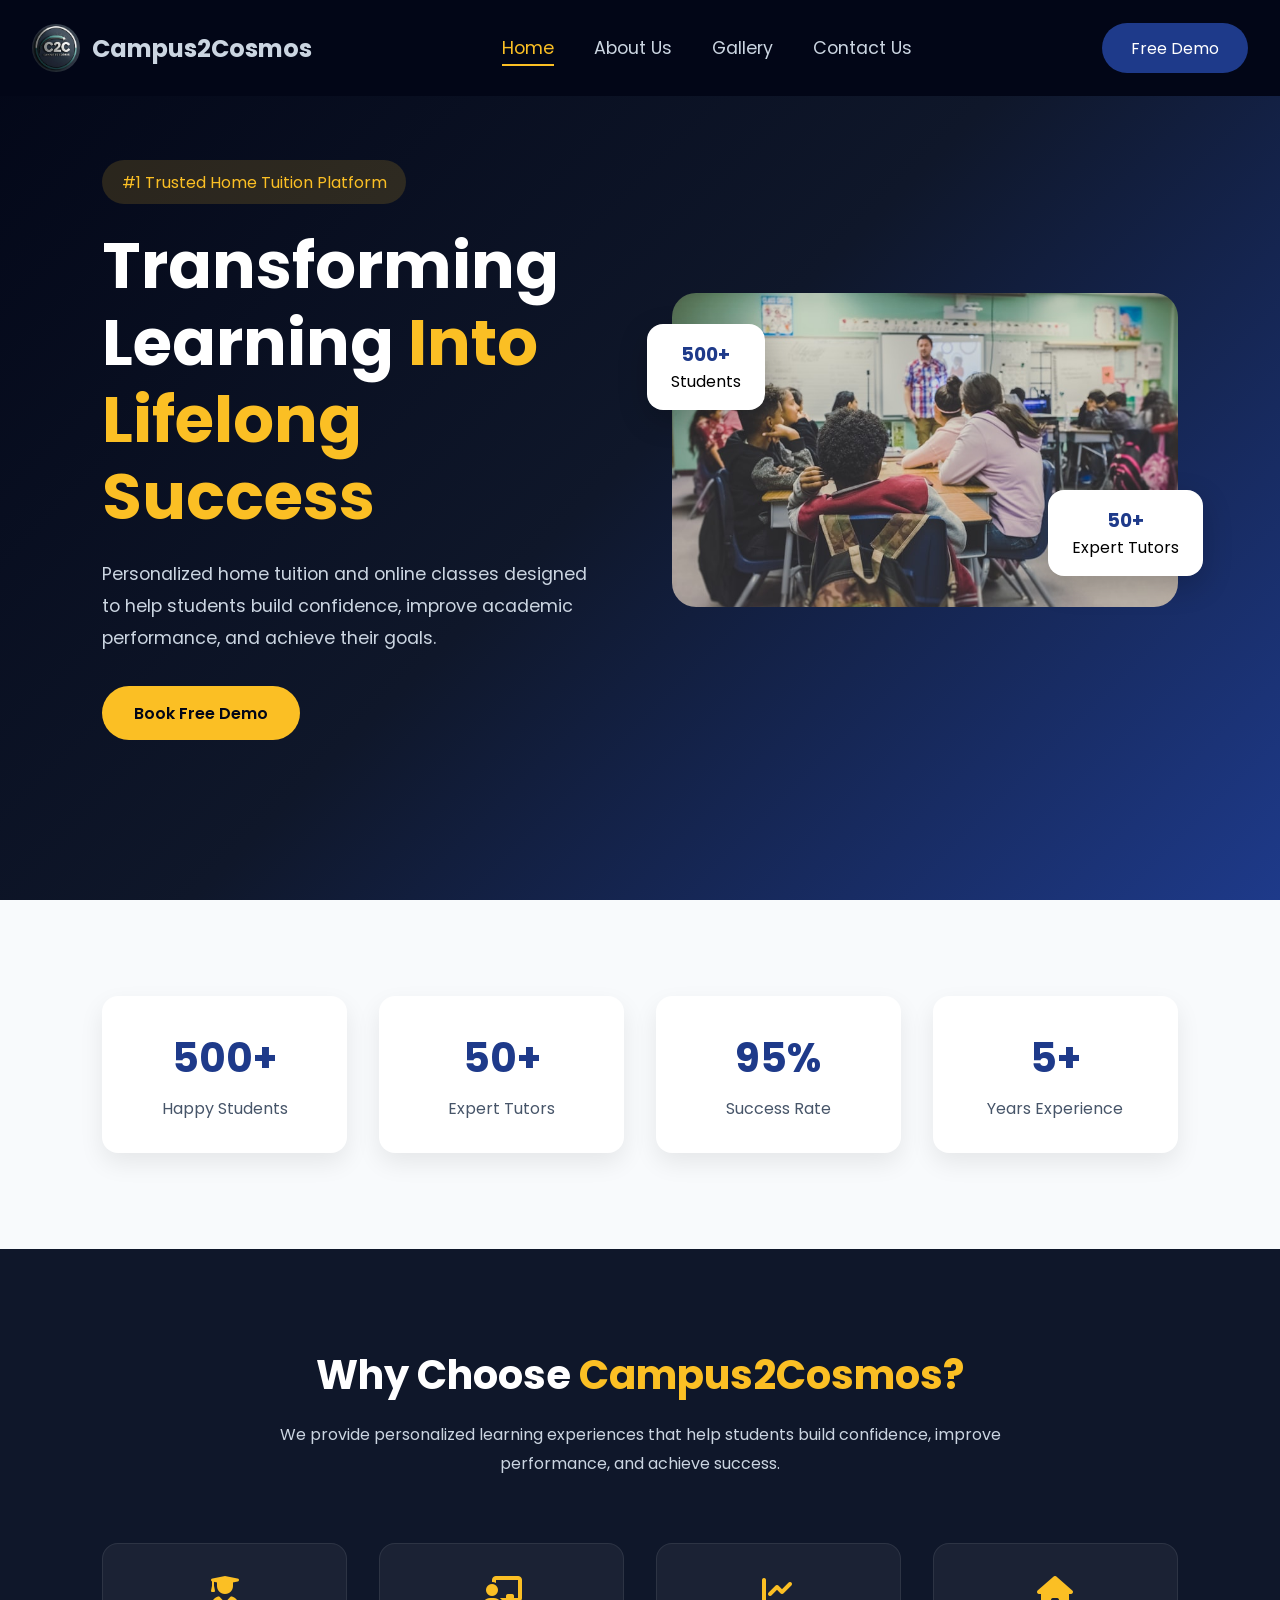
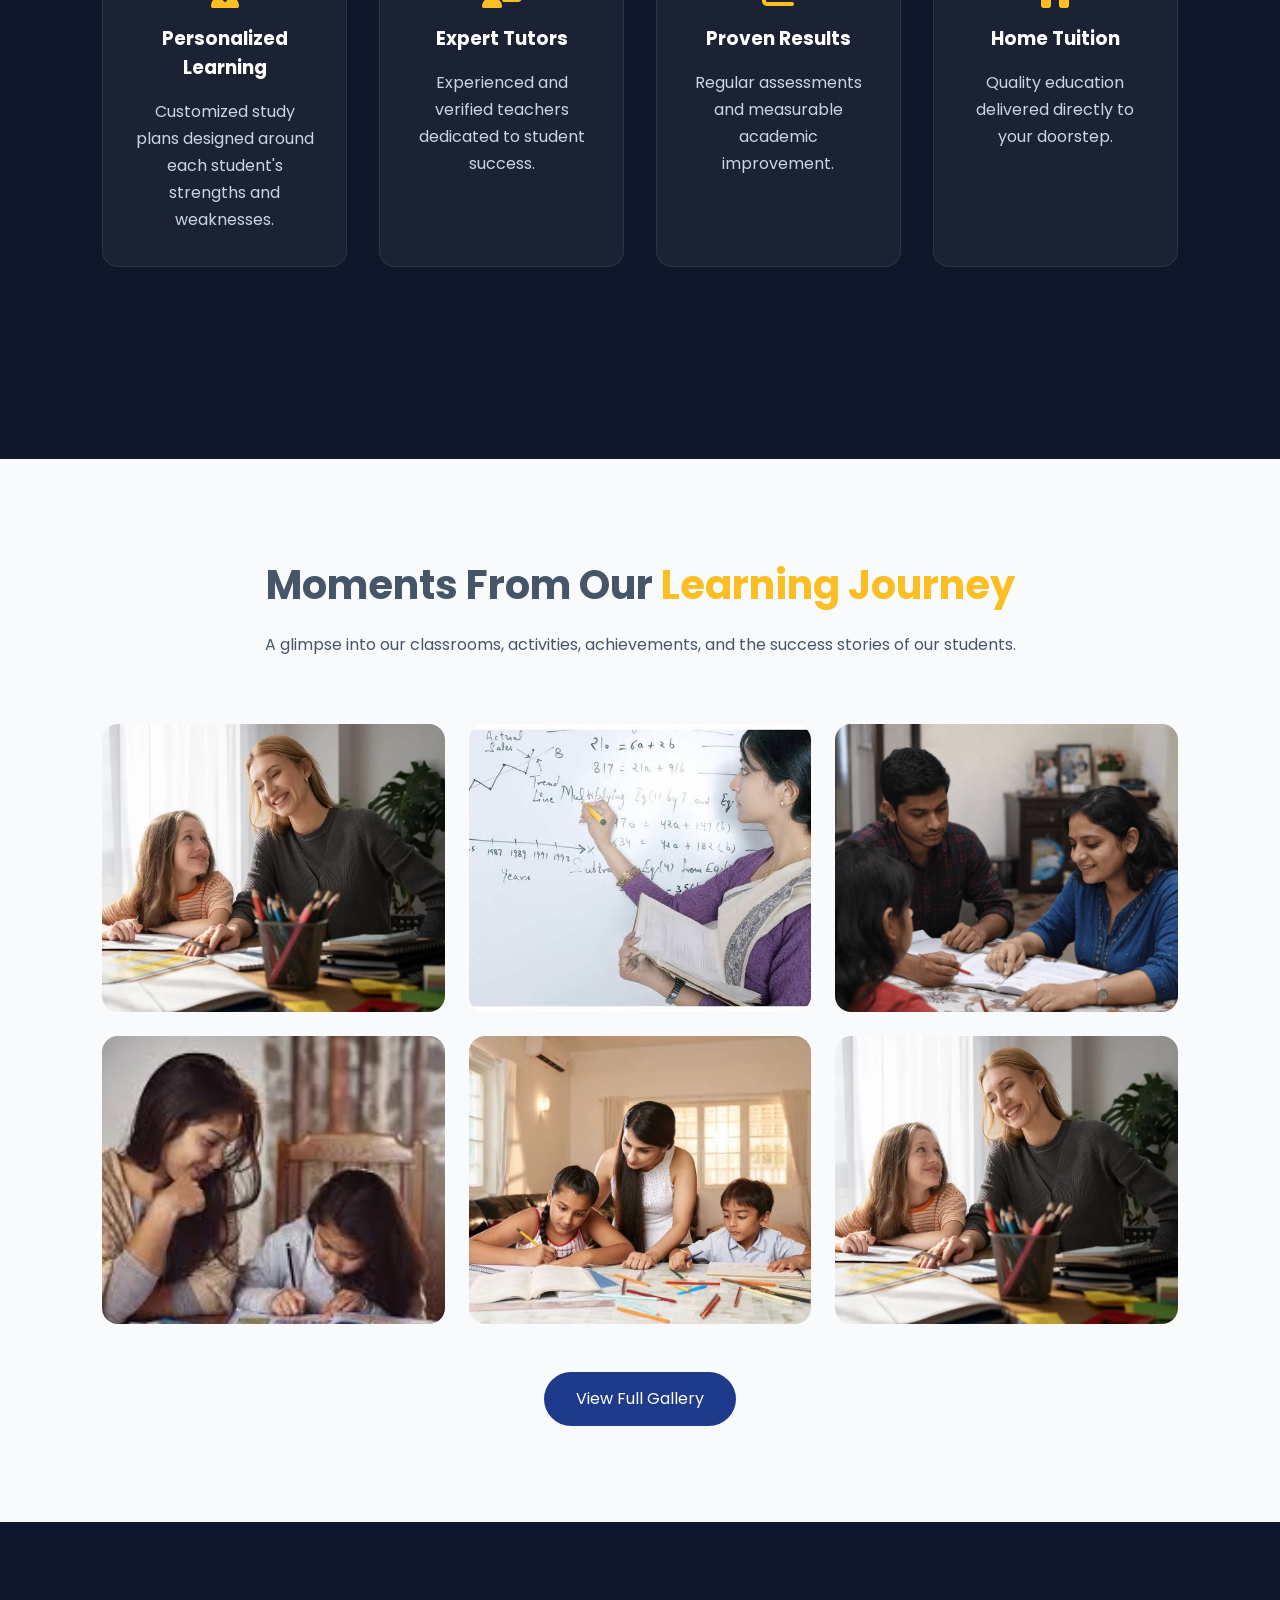
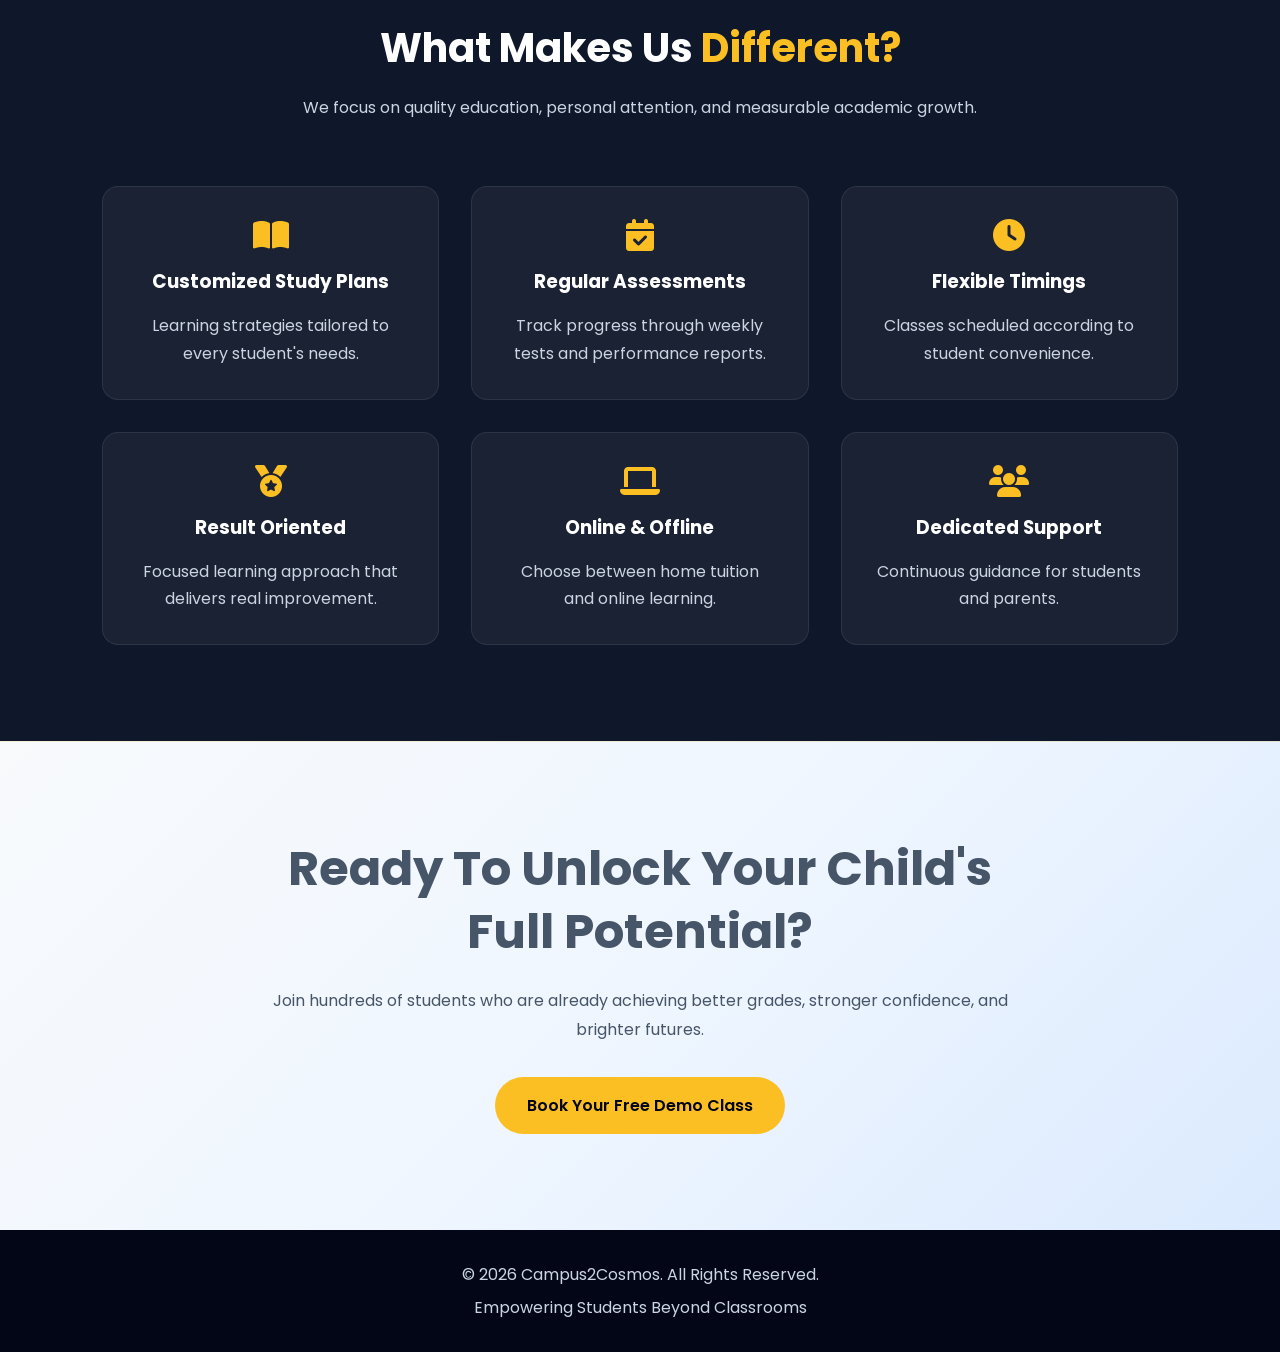
<file: index.html>
<!doctype html>
<html lang="en">
  <head>
    <meta charset="UTF-8" />
    <meta name="viewport" content="width=device-width, initial-scale=1.0" />
    <meta
      name="description"
      content="Campus2Cosmos provides personalized home tuition and online classes for students from Class 1 to 10."
    />
    <title>Campus2Cosmos-home</title>
    <link rel="preconnect" href="https://fonts.googleapis.com" />
    <link rel="preconnect" href="https://fonts.gstatic.com" crossorigin />
    <link
      rel="stylesheet"
      href="https://cdnjs.cloudflare.com/ajax/libs/font-awesome/6.7.2/css/all.min.css"
    />
    <link
      href="https://fonts.googleapis.com/css2?family=Poppins:ital,wght@0,100;0,200;0,300;0,400;0,500;0,600;0,700;0,800;0,900;1,100;1,200;1,300;1,400;1,500;1,600;1,700;1,800;1,900& display=swap"
      rel="stylesheet"
    />
    <link rel="stylesheet" href="global.css" />
    <link rel="stylesheet" href="home.css" />
  </head>
  <body>
    <!-- NAVIGATION BAR -->
    <header>
      <nav class="nav-top">
        <div class="nav-top-left">
          <img
            src="assets/c2c.jpeg"
            alt="Campus2Cosmos logo showing stylized text and icon representing education"
            class="logo"
          />
          <span>Campus2Cosmos</span>
        </div>

        <div class="nav-top-middle">
          <a href="index.html" class="nav-link">Home</a>
          <a href="about.html" class="nav-link">About Us</a>
          <a href="gallery.html" class="nav-link">Gallery</a>
          <a href="contact.html" class="nav-link">Contact Us</a>
        </div>

        <div class="menu">
          <i class="fa-solid fa-bars"></i>
        </div>

        <div class="nav-top-right">
          <a href="contact.html#inquiry-form">Free Demo</a>
        </div>
      </nav>
    </header>

    <!-- MAIN SECTION -->
    <main>
      <!-- Hero Section -->
      <section class="hero">
        <div class="hero-left">
          <span class="hero-tag">#1 Trusted Home Tuition Platform</span>

          <h1>
            Transforming Learning
            <span>Into Lifelong Success</span>
          </h1>

          <p>
            Personalized home tuition and online classes designed to help
            students build confidence, improve academic performance, and achieve
            their goals.
          </p>

          <div class="hero-btns">
            <a href="contact.html#inquiry-form" class="btn-primary"
              >Book Free Demo</a
            >
          </div>
        </div>

        <div class="hero-right">
          <img src="assets/home-her-image.jpg" alt="Student learning" />

          <div class="floating-card card-1">
            <h3>500+</h3>
            <p>Students</p>
          </div>

          <div class="floating-card card-2">
            <h3>50+</h3>
            <p>Expert Tutors</p>
          </div>
        </div>
      </section>

      <!-- Stats Section -->
      <section class="stats">
        <article class="stat-card">
          <h2>500+</h2>
          <p>Happy Students</p>
        </article>

        <article class="stat-card">
          <h2>50+</h2>
          <p>Expert Tutors</p>
        </article>

        <article class="stat-card">
          <h2>95%</h2>
          <p>Success Rate</p>
        </article>

        <article class="stat-card">
          <h2>5+</h2>
          <p>Years Experience</p>
        </article>
      </section>

      <!-- Why Us Section -->
      <section class="why-us">
        <div class="section-heading">
          <h2>Why Choose <span>Campus2Cosmos?</span></h2>
          <p>
            We provide personalized learning experiences that help students
            build confidence, improve performance, and achieve success.
          </p>
        </div>

        <div class="why-us-container">
          <article class="why-card">
            <i class="fa-solid fa-user-graduate"></i>
            <h3>Personalized Learning</h3>
            <p>
              Customized study plans designed around each student's strengths
              and weaknesses.
            </p>
          </article>

          <article class="why-card">
            <i class="fa-solid fa-chalkboard-user"></i>
            <h3>Expert Tutors</h3>
            <p>
              Experienced and verified teachers dedicated to student success.
            </p>
          </article>

          <article class="why-card">
            <i class="fa-solid fa-chart-line"></i>
            <h3>Proven Results</h3>
            <p>Regular assessments and measurable academic improvement.</p>
          </article>

          <article class="why-card">
            <i class="fa-solid fa-house"></i>
            <h3>Home Tuition</h3>
            <p>Quality education delivered directly to your doorstep.</p>
          </article>
        </div>
      </section>

      <!-- Gallery Preview Section -->
      <section class="gallery-preview">
        <div class="section-heading">
          <h2>Moments From Our <span>Learning Journey</span></h2>
          <p>
            A glimpse into our classrooms, activities, achievements, and the
            success stories of our students.
          </p>
        </div>

        <div class="gallery-grid">
          <img
            src="assets/img1.webp"
            alt="Students learning"
          />
          <img
            src="assets/img2.jpg"
            alt="Classroom session"
          />
          <img
            src="assets/img3.png"
            alt="Home tuition"
          />
          <img
            src="assets/img4.jpg"
            alt="Student achievement"
          />
          <img
            src="assets/img5.webp"
            alt="Teacher guidance"
          />
          <img
            src="assets/img6.webp"
            alt="Learning activity"
          />
        </div>

        <div class="gallery-btn">
          <a href="gallery.html">View Full Gallery</a>
        </div>
      </section>

      <!-- Features Section -->
      <section class="features">
        <div class="section-heading">
          <h2>What Makes Us <span>Different?</span></h2>
          <p>
            We focus on quality education, personal attention, and measurable
            academic growth.
          </p>
        </div>

        <div class="features-container">
          <article class="feature-card">
            <i class="fa-solid fa-book-open"></i>
            <h3>Customized Study Plans</h3>
            <p>Learning strategies tailored to every student's needs.</p>
          </article>

          <article class="feature-card">
            <i class="fa-solid fa-calendar-check"></i>
            <h3>Regular Assessments</h3>
            <p>Track progress through weekly tests and performance reports.</p>
          </article>

          <article class="feature-card">
            <i class="fa-solid fa-clock"></i>
            <h3>Flexible Timings</h3>
            <p>Classes scheduled according to student convenience.</p>
          </article>

          <article class="feature-card">
            <i class="fa-solid fa-medal"></i>
            <h3>Result Oriented</h3>
            <p>Focused learning approach that delivers real improvement.</p>
          </article>

          <article class="feature-card">
            <i class="fa-solid fa-laptop"></i>
            <h3>Online & Offline</h3>
            <p>Choose between home tuition and online learning.</p>
          </article>

          <article class="feature-card">
            <i class="fa-solid fa-users"></i>
            <h3>Dedicated Support</h3>
            <p>Continuous guidance for students and parents.</p>
          </article>
        </div>
      </section>

      <!-- CTA Section -->
      <section class="cta">
        <div class="cta-content">
          <h2>Ready To Unlock Your Child's Full Potential?</h2>
          <p>
            Join hundreds of students who are already achieving better grades,
            stronger confidence, and brighter futures.
          </p>

          <a href="contact.html#inquiry-form" class="cta-btn">
            Book Your Free Demo Class
          </a>
        </div>
      </section>
    </main>

    <!-- Footer section _________________ -->
    <footer class="footer">
      <p>© 2026 Campus2Cosmos. All Rights Reserved.</p>
      <p>Empowering Students Beyond Classrooms</p>
    </footer>

    <script src="script.js"></script>
  </body>
</html>
</file>
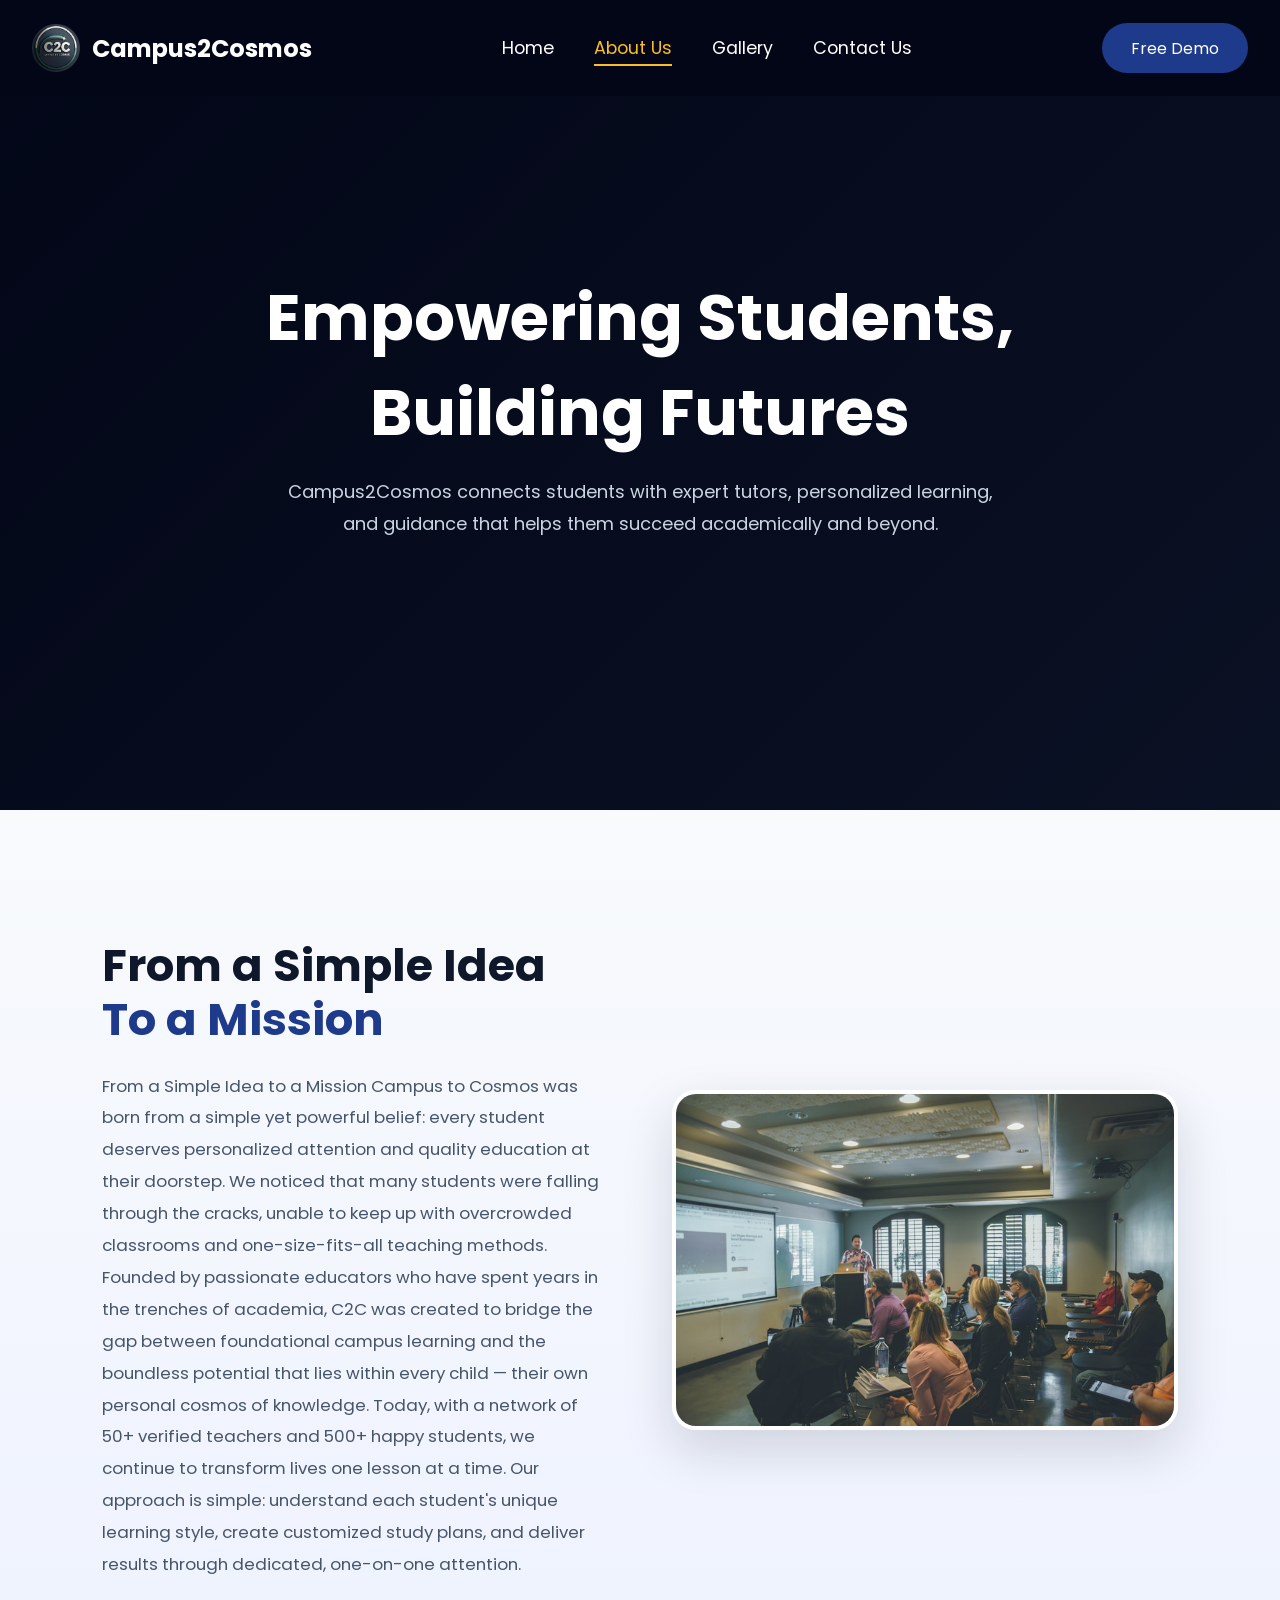
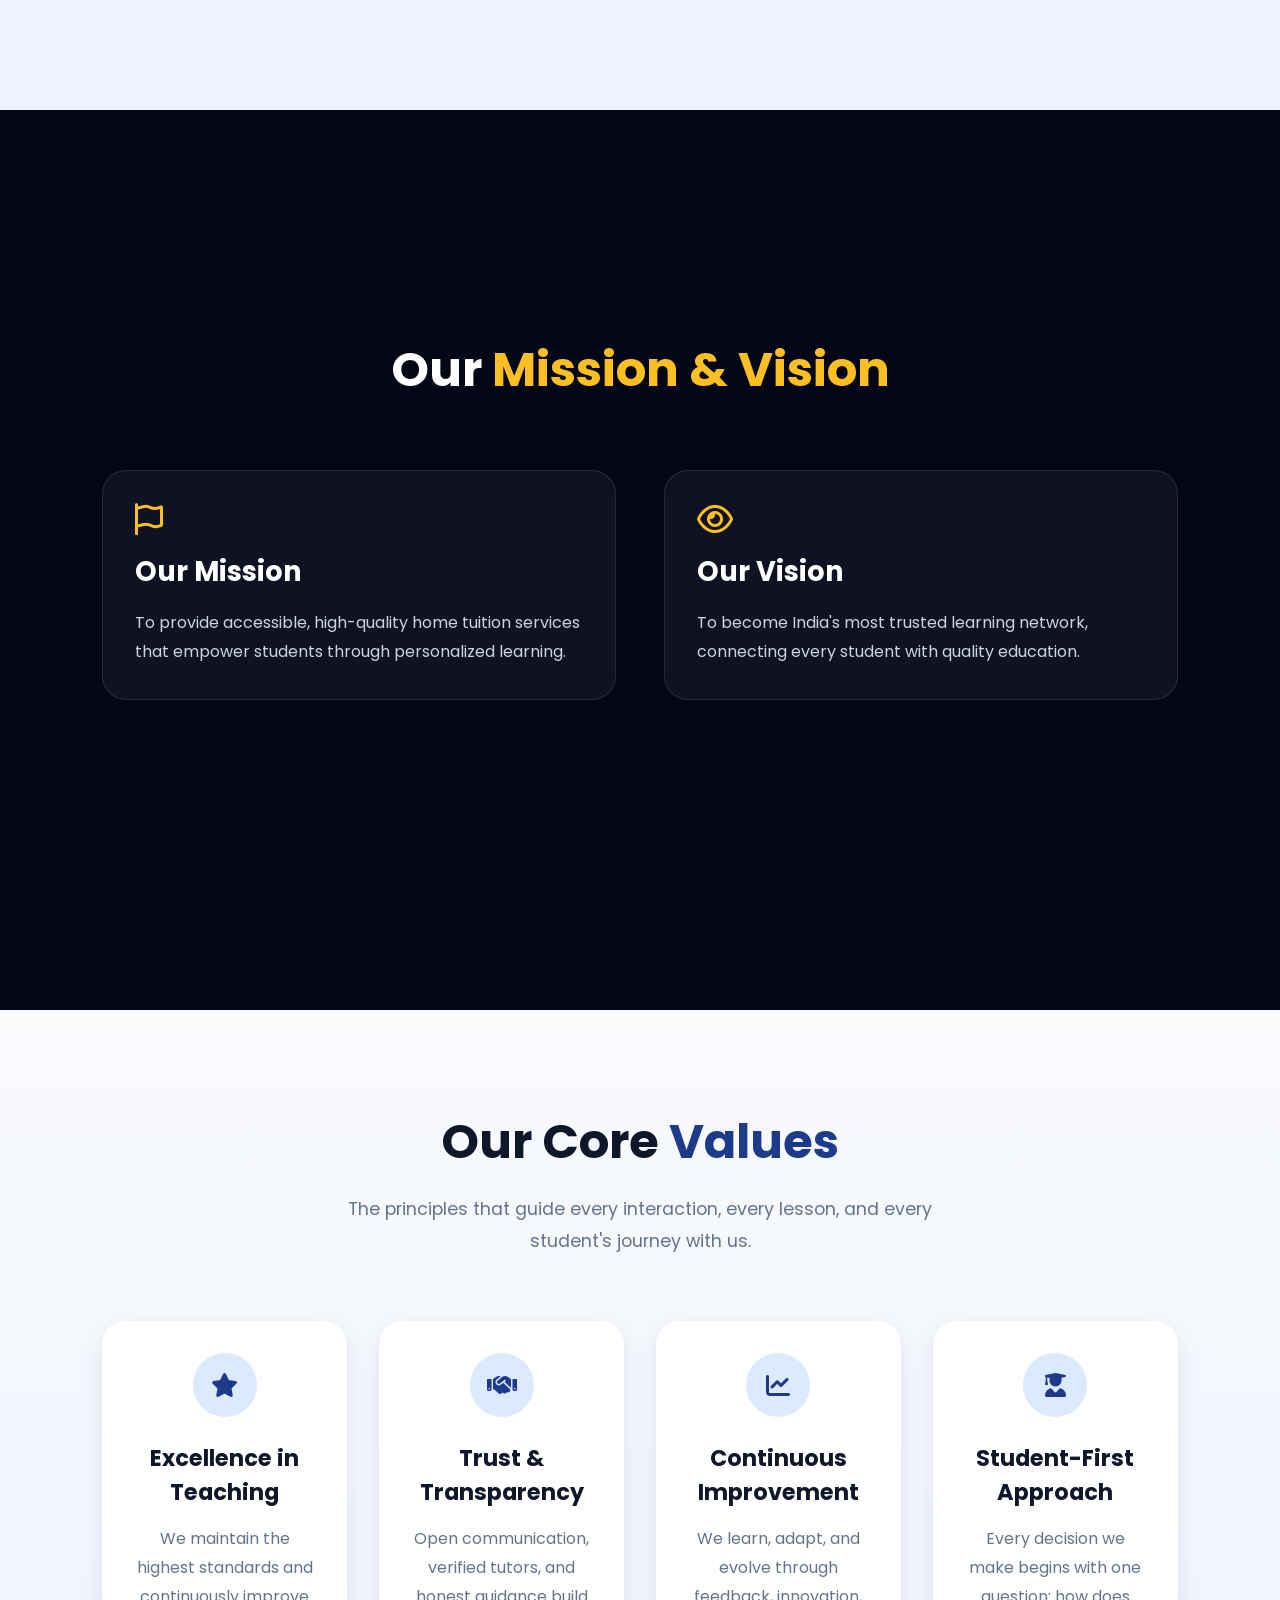
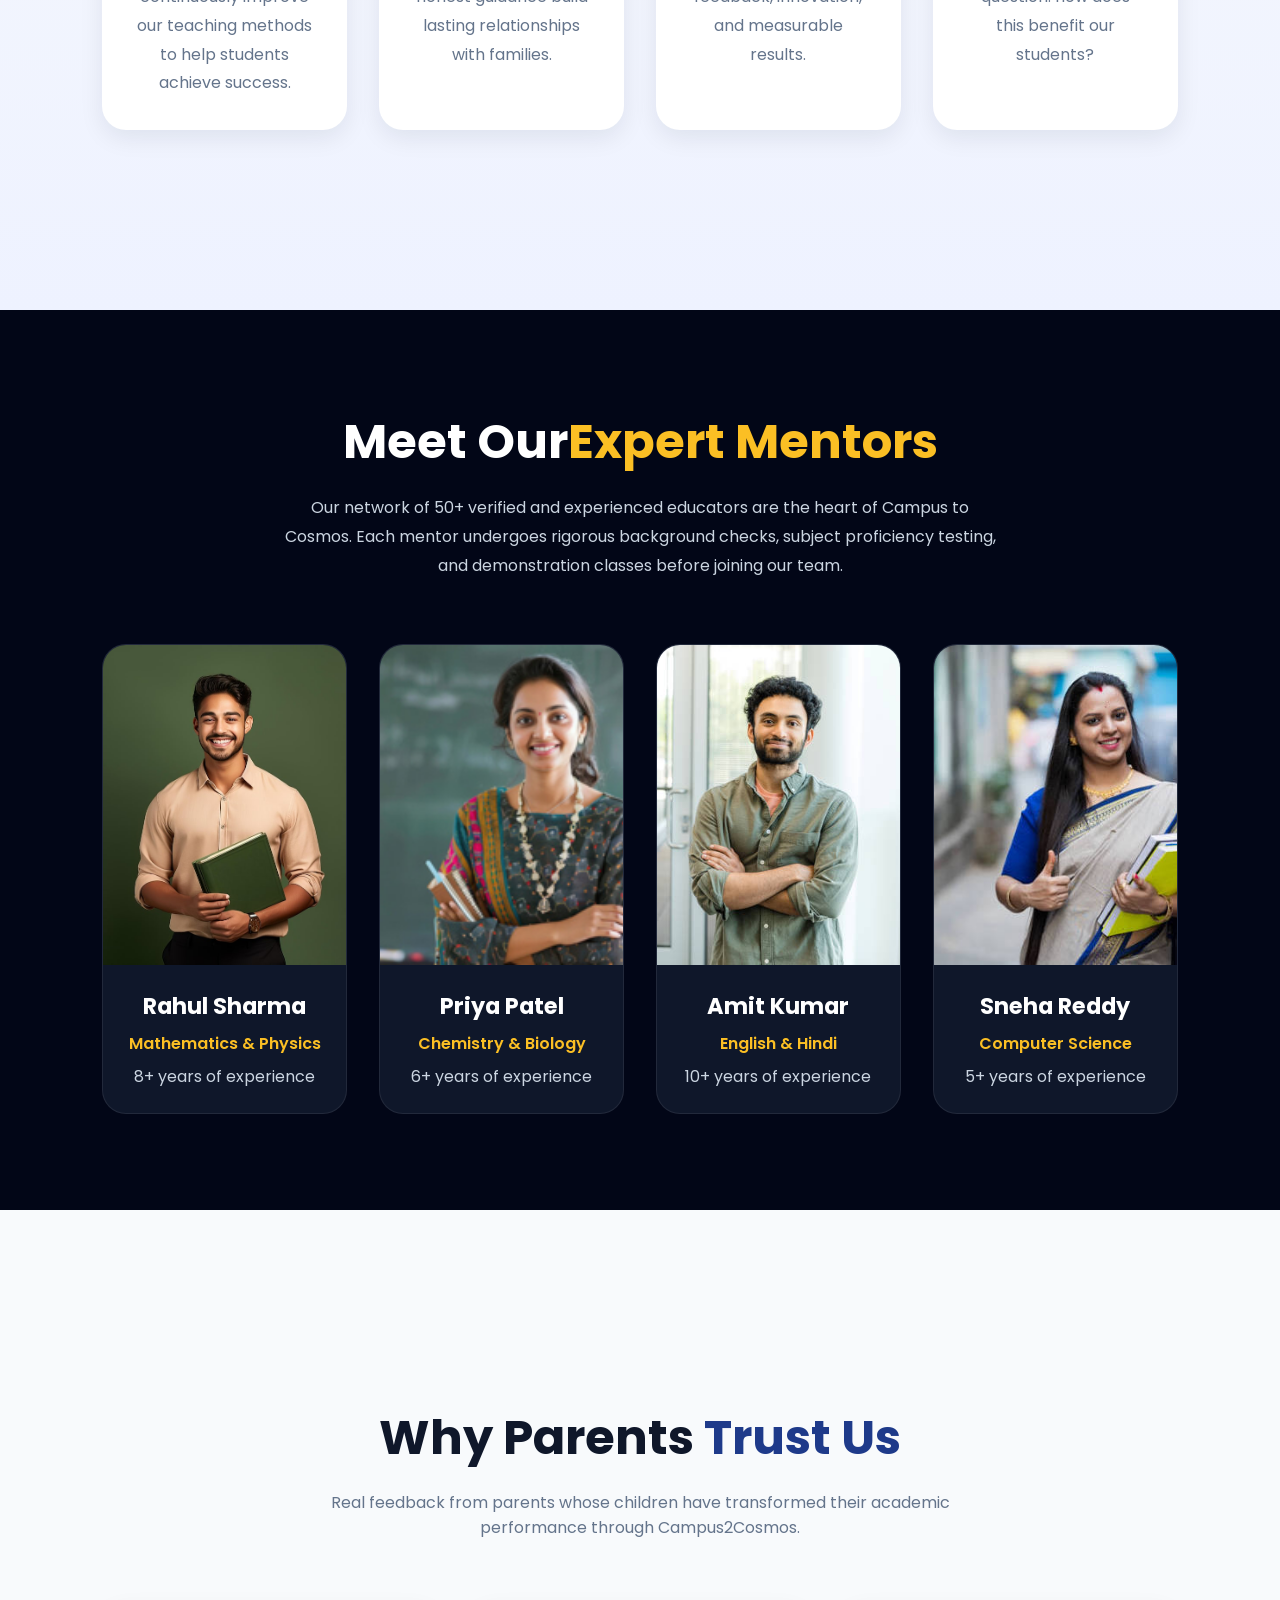
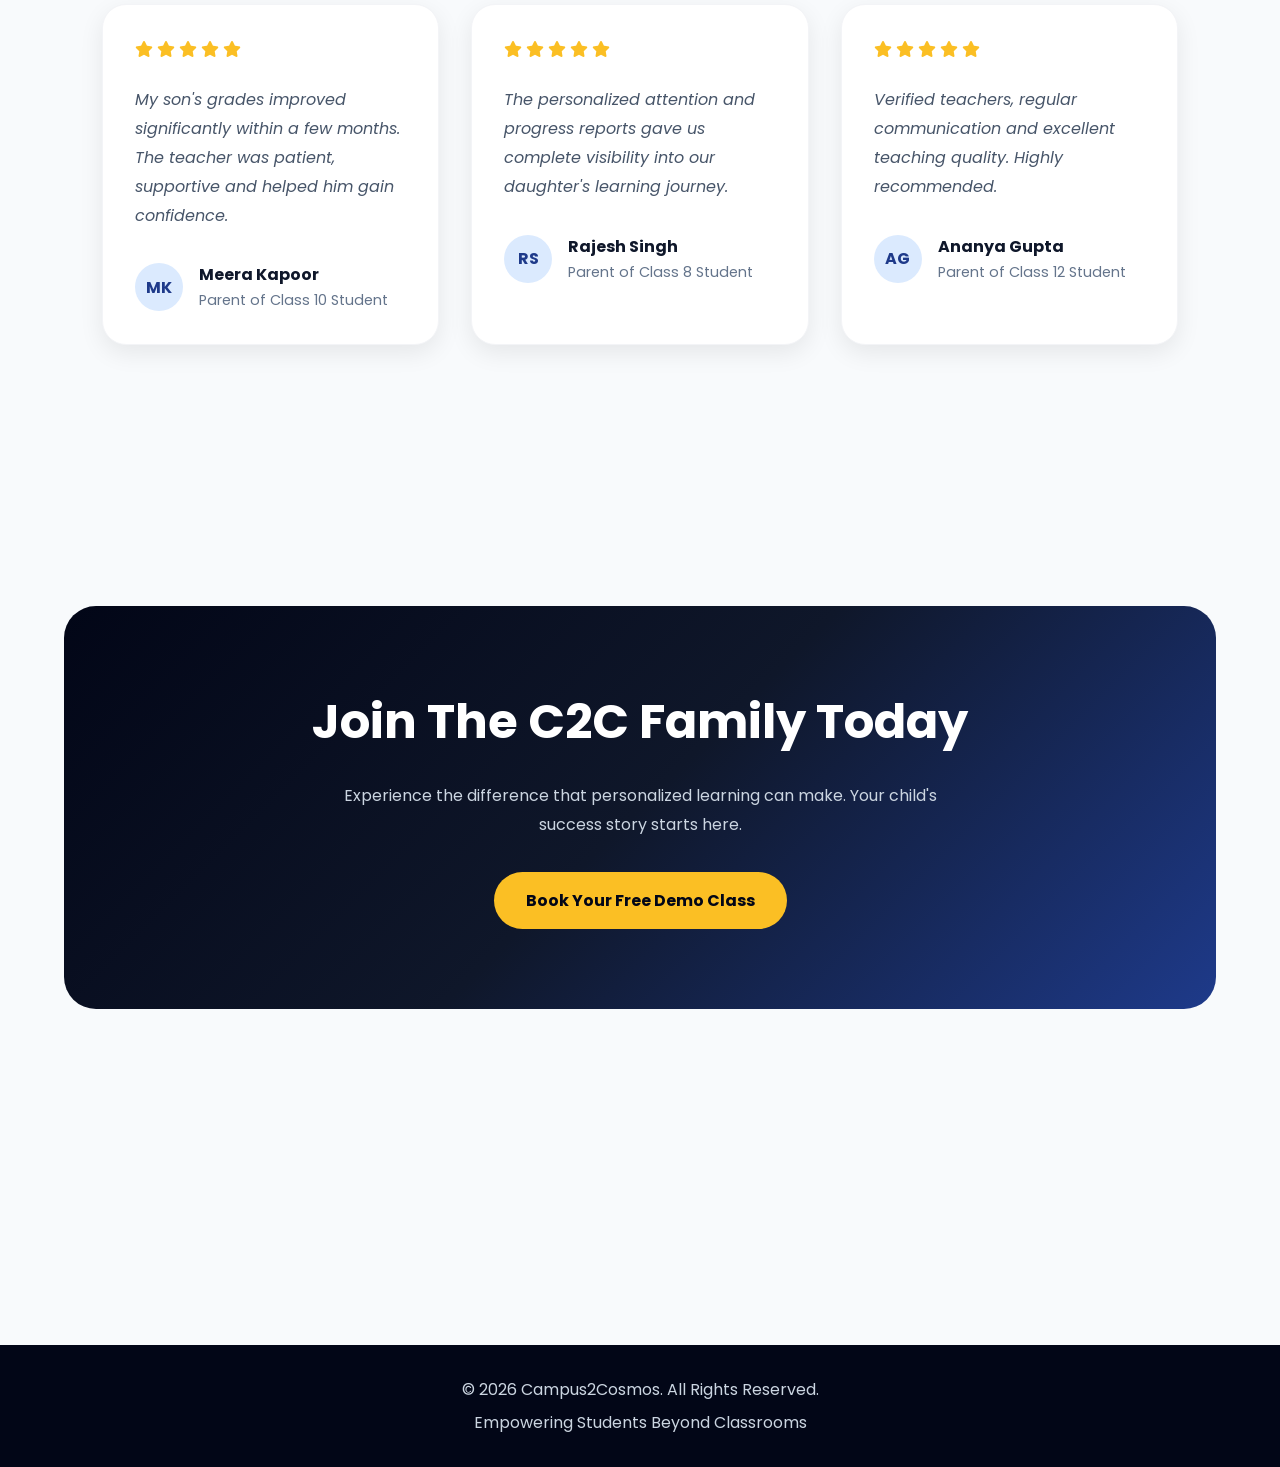
<file: about.html>
<!doctype html>
<html lang="en">
  <head>
    <meta charset="UTF-8" />
    <meta name="viewport" content="width=device-width, initial-scale=1.0" />
    <meta
      name="description"
      content="Campus2Cosmos provides personalized home tuition and online classes for students from Class 1 to 10."
    />
    <title>Campus2Cosmos-About</title>
    <link rel="preconnect" href="https://fonts.googleapis.com" />
    <link rel="preconnect" href="https://fonts.gstatic.com" crossorigin />
    <link
      rel="stylesheet"
      href="https://cdnjs.cloudflare.com/ajax/libs/font-awesome/6.7.2/css/all.min.css"
    />
    <link
      href="https://fonts.googleapis.com/css2?family=Poppins:ital,wght@0,100;0,200;0,300;0,400;0,500;0,600;0,700;0,800;0,900;1,100;1,200;1,300;1,400;1,500;1,600;1,700;1,800;1,900& display=swap"
      rel="stylesheet"
    />
    <link rel="stylesheet" href="global.css" />
    <link rel="stylesheet" href="about.css" />
  </head>
  <body>
    <!-- Building Navigation Bar  -->
    <header>
      <nav class="nav-top">
        <div class="nav-top-left">
          <img
            src="c2c.jpeg"
            alt="Campus2Cosmos logo showing stylized text and icon representing education"
            class="logo"
          />
          <span>Campus2Cosmos</span>
        </div>

        <div class="nav-top-middle">
          <a href="index.html" class="nav-link">Home</a>
          <a href="about.html" class="nav-link">About Us</a>
          <a href="gallery.html" class="nav-link">Gallery</a>
          <a href="contact.html" class="nav-link">Contact Us</a>
        </div>

        <div class="menu">
          <i class="fa-solid fa-bars"></i>
        </div>

        <div class="nav-top-right">
          <a href="#">Free Demo</a>
        </div>
      </nav>
    </header>

    <main class="about">
      <!-- Section 1: Hero  -->
      <section class="about-hero">
        <h1>
          Empowering Students,
          <br />
          Building Futures
        </h1>
        <p>
          Campus2Cosmos connects students with expert tutors, personalized
          learning, and guidance that helps them succeed academically and
          beyond.
        </p>
      </section>

      <!-- Section 2: Story  -->
      <section class="about-story">
        <div class="about-story-left">
          <h2>
            From a Simple Idea<br />
            <span>To a Mission</span>
          </h2>
          <p>
            From a Simple Idea to a Mission Campus to Cosmos was born from a
            simple yet powerful belief: every student deserves personalized
            attention and quality education at their doorstep. We noticed that
            many students were falling through the cracks, unable to keep up
            with overcrowded classrooms and one-size-fits-all teaching methods.
            Founded by passionate educators who have spent years in the trenches
            of academia, C2C was created to bridge the gap between foundational
            campus learning and the boundless potential that lies within every
            child — their own personal cosmos of knowledge. Today, with a
            network of 50+ verified teachers and 500+ happy students, we
            continue to transform lives one lesson at a time. Our approach is
            simple: understand each student's unique learning style, create
            customized study plans, and deliver results through dedicated,
            one-on-one attention.
          </p>
        </div>

        <div class="about-story-right">
          <img
            src="assets/aboutimg.jpg"
            alt="Teacher standing at a small group of attentive students, pointing to a whiteboard while explaining a lesson; indoor classroom setting with warm lighting and focused, engaged expressions on students faces, calm and encouraging tone"
          />
        </div>
      </section>

      <!-- Section 4: Mission  -->
      <section class="about-mission">
        <h2>Our <span>Mission & Vision</span></h2>

        <div class="container">
          <article class="card">
            <i class="fa-regular fa-flag"></i>
            <h3>Our Mission</h3>
            <p>
              To provide accessible, high-quality home tuition services that
              empower students through personalized learning.
            </p>
          </article>

          <article class="card">
            <i class="fa-regular fa-eye"></i>
            <h3>Our Vision</h3>
            <p>
              To become India's most trusted learning network, connecting every
              student with quality education.
            </p>
          </article>
        </div>
      </section>

      <!-- Section 4: Values  -->
      <section class="about-values">
        <h2>Our Core <span>Values</span></h2>

        <p class="values-subtitle">
          The principles that guide every interaction, every lesson, and every
          student's journey with us.
        </p>

        <div class="container">
          <article class="card">
            <i class="fa-solid fa-star"></i>
            <h3>Excellence in Teaching</h3>
            <p>
              We maintain the highest standards and continuously improve our
              teaching methods to help students achieve success.
            </p>
          </article>

          <article class="card">
            <i class="fa-solid fa-handshake"></i>
            <h3>Trust & Transparency</h3>
            <p>
              Open communication, verified tutors, and honest guidance build
              lasting relationships with families.
            </p>
          </article>

          <article class="card">
            <i class="fa-solid fa-chart-line"></i>
            <h3>Continuous Improvement</h3>
            <p>
              We learn, adapt, and evolve through feedback, innovation, and
              measurable results.
            </p>
          </article>

          <article class="card">
            <i class="fa-solid fa-user-graduate"></i>
            <h3>Student-First Approach</h3>
            <p>
              Every decision we make begins with one question: how does this
              benefit our students?
            </p>
          </article>
        </div>
      </section>

      <!-- Section 5: Mentors -->
      <section class="about-mentors">
        <h2>Meet Our<span>Expert Mentors</span></h2>
        <p class="mentors-subtitle">
          Our network of 50+ verified and experienced educators are the heart of
          Campus to Cosmos. Each mentor undergoes rigorous background checks,
          subject proficiency testing, and demonstration classes before joining
          our team.
        </p>

        <div class="container">
          <article class="card">
            <img src="assets/mentor1.jpg" alt="Mathematics Teacher" />
            <h3>Rahul Sharma</h3>
            <span>Mathematics & Physics</span>
            <p>8+ years of experience</p>
          </article>

          <article class="card">
            <img src="assets/mentor2.jpg" alt="Chemistry Teacher" />
            <h3>Priya Patel</h3>
            <span>Chemistry & Biology</span>
            <p>6+ years of experience</p>
          </article>

          <article class="card">
            <img src="assets/mentor3.jpg" alt="English Teacher" />
            <h3>Amit Kumar</h3>
            <span>English & Hindi</span>
            <p>10+ years of experience</p>
          </article>

          <article class="card">
            <img src="assets/mentor4.jpg" alt="Computer Science Teacher" />
            <h3>Sneha Reddy</h3>
            <span>Computer Science</span>
            <p>5+ years of experience</p>
          </article>
        </div>
      </section>

      <!-- Section 6: testimonials -->

      <section class="about-testimonials">
        <h2>Why Parents <span>Trust Us</span></h2>

        <p class="testimonial-subtitle">
          Real feedback from parents whose children have transformed their
          academic performance through Campus2Cosmos.
        </p>

        <div class="container">
          <article class="card">
            <div class="stars">
              <i class="fa-solid fa-star"></i>
              <i class="fa-solid fa-star"></i>
              <i class="fa-solid fa-star"></i>
              <i class="fa-solid fa-star"></i>
              <i class="fa-solid fa-star"></i>
            </div>

            <p class="review">
              My son's grades improved significantly within a few months. The
              teacher was patient, supportive and helped him gain confidence.
            </p>

            <div class="parent">
              <div class="avatar">MK</div>
              <div>
                <h4>Meera Kapoor</h4>
                <span>Parent of Class 10 Student</span>
              </div>
            </div>
          </article>

          <article class="card">
            <div class="stars">
              <i class="fa-solid fa-star"></i>
              <i class="fa-solid fa-star"></i>
              <i class="fa-solid fa-star"></i>
              <i class="fa-solid fa-star"></i>
              <i class="fa-solid fa-star"></i>
            </div>

            <p class="review">
              The personalized attention and progress reports gave us complete
              visibility into our daughter's learning journey.
            </p>

            <div class="parent">
              <div class="avatar">RS</div>
              <div>
                <h4>Rajesh Singh</h4>
                <span>Parent of Class 8 Student</span>
              </div>
            </div>
          </article>

          <article class="card">
            <div class="stars">
              <i class="fa-solid fa-star"></i>
              <i class="fa-solid fa-star"></i>
              <i class="fa-solid fa-star"></i>
              <i class="fa-solid fa-star"></i>
              <i class="fa-solid fa-star"></i>
            </div>

            <p class="review">
              Verified teachers, regular communication and excellent teaching
              quality. Highly recommended.
            </p>

            <div class="parent">
              <div class="avatar">AG</div>
              <div>
                <h4>Ananya Gupta</h4>
                <span>Parent of Class 12 Student</span>
              </div>
            </div>
          </article>
        </div>
      </section>

      <!-- Section 7: CTA.  -->
      <section class="about-cta">
        <h2>Join The C2C Family Today</h2>

        <p>
          Experience the difference that personalized learning can make. Your
          child's success story starts here.
        </p>

        <a href="contact.html#inquiry-form" class="cta-btn">
          Book Your Free Demo Class
        </a>
      </section>
    </main>

    <footer class="footer">
      <p>© 2026 Campus2Cosmos. All Rights Reserved.</p>
      <p>Empowering Students Beyond Classrooms</p>
    </footer>

    <script src="script.js"></script>
  </body>
</html>
</file>
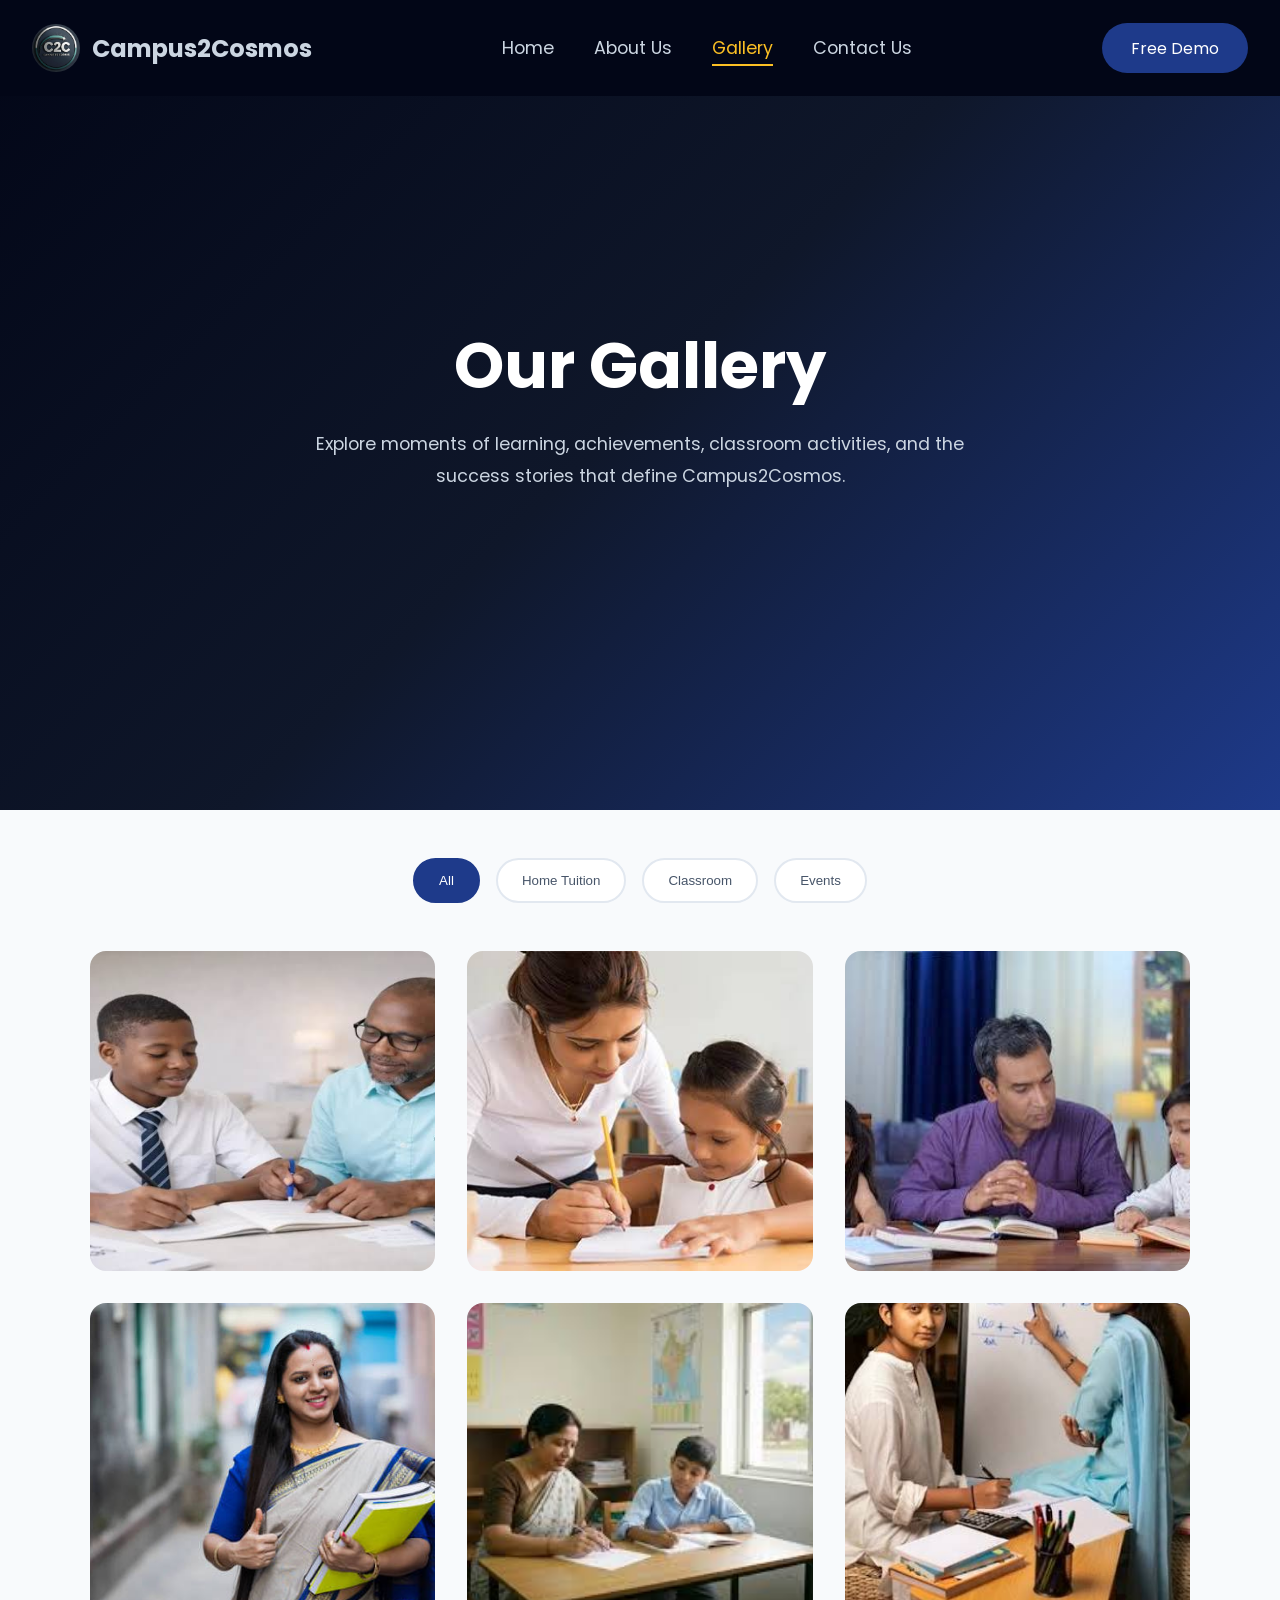
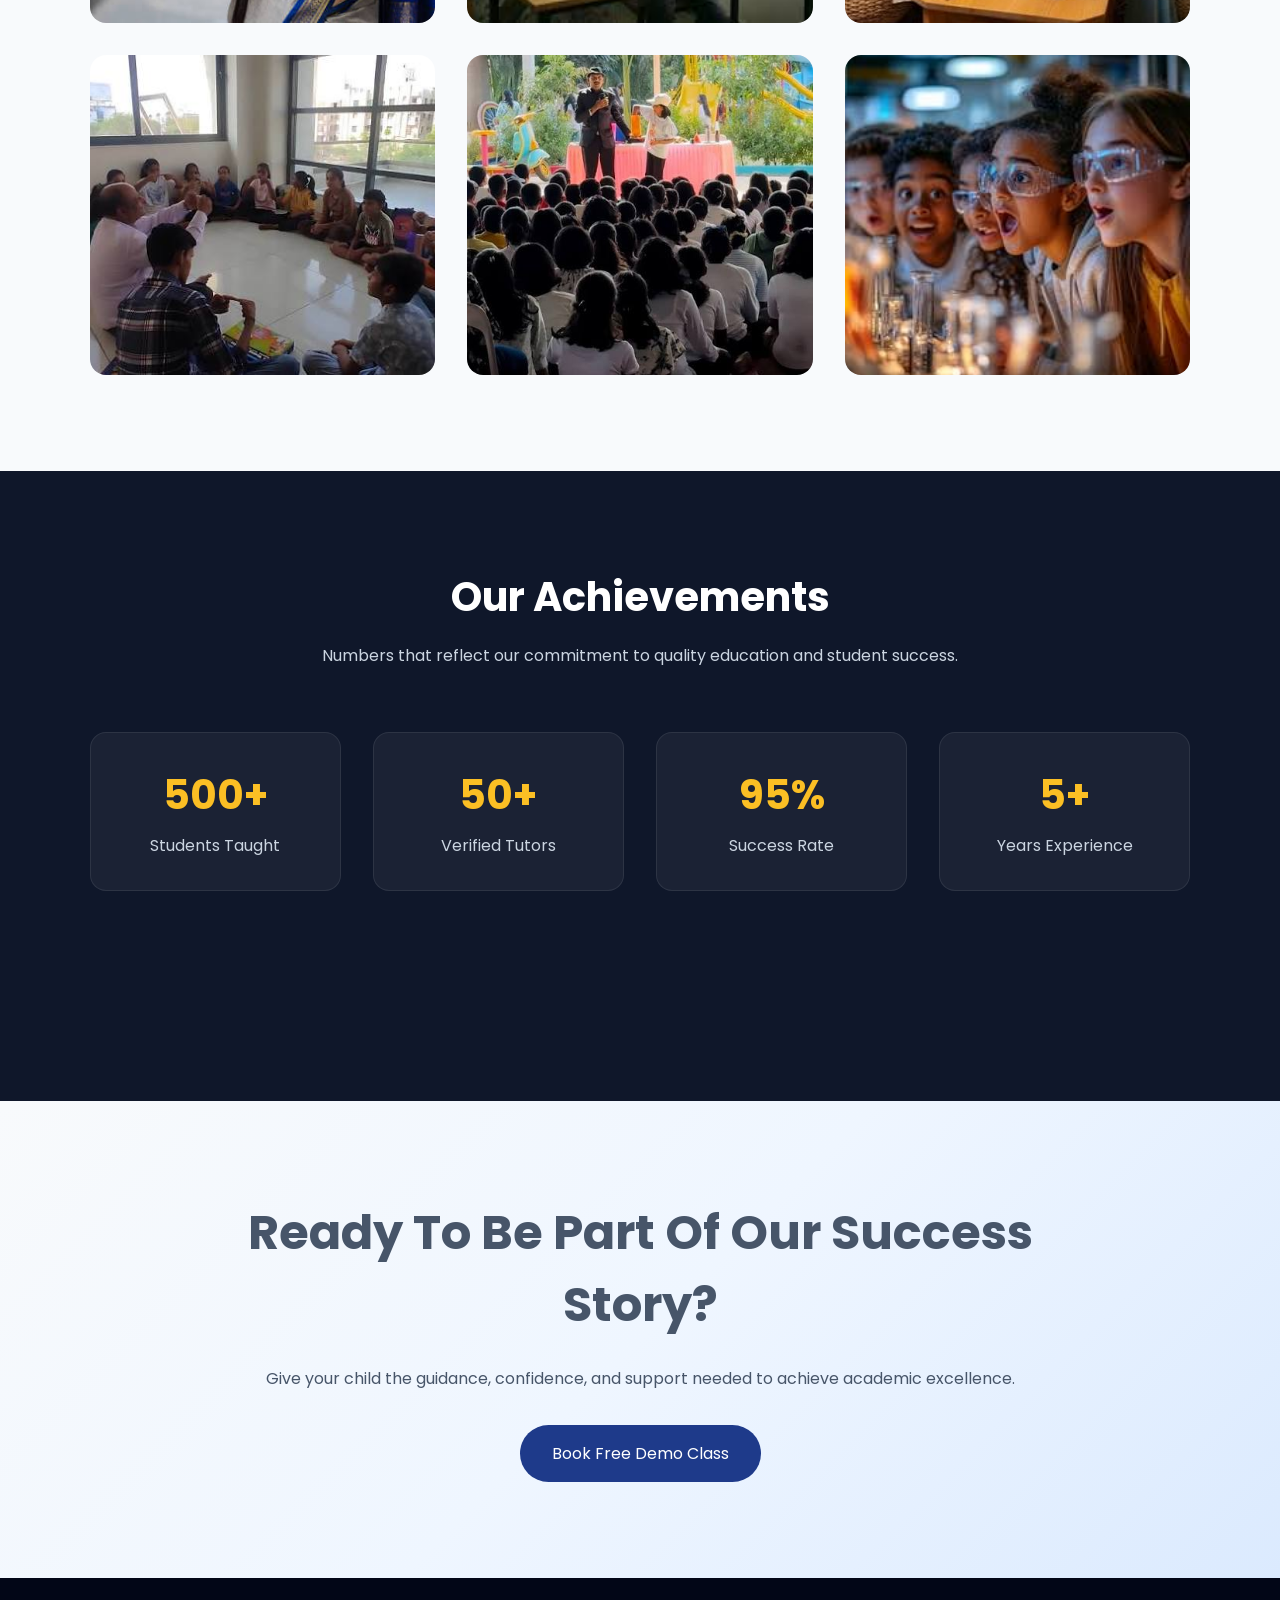
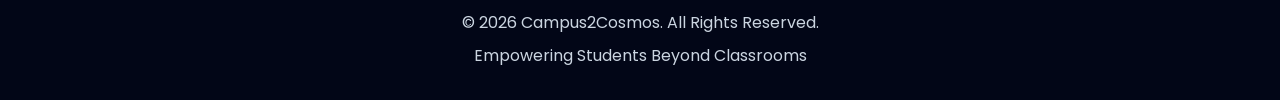
<file: gallery.html>
<!doctype html>
<html lang="en">
  <head>
    <meta charset="UTF-8" />
    <meta name="viewport" content="width=device-width, initial-scale=1.0" />
    <meta
      name="description"
      content="Campus2Cosmos provides personalized home tuition and online classes for students from Class 1 to 10."
    />
    <title>Campus2Cosmos-Gallery</title>
    <link rel="preconnect" href="https://fonts.googleapis.com" />
    <link rel="preconnect" href="https://fonts.gstatic.com" crossorigin />
    <link
      rel="stylesheet"
      href="https://cdnjs.cloudflare.com/ajax/libs/font-awesome/6.7.2/css/all.min.css"
    />
    <link
      href="https://fonts.googleapis.com/css2?family=Poppins:ital,wght@0,100;0,200;0,300;0,400;0,500;0,600;0,700;0,800;0,900;1,100;1,200;1,300;1,400;1,500;1,600;1,700;1,800;1,900& display=swap"
      rel="stylesheet"
    />
    <link rel="stylesheet" href="global.css" />
    <link rel="stylesheet" href="gallery.css" />
  </head>
  <body>
    <!-- Building Navigation Bar  -->
    <header>
      <nav class="nav-top">
        <div class="nav-top-left">
          <img
            src="c2c.jpeg"
            alt="Campus2Cosmos logo showing stylized text and icon representing education"
            class="logo"
          />
          <span>Campus2Cosmos</span>
        </div>

        <div class="nav-top-middle">
          <a href="index.html" class="nav-link">Home</a>
          <a href="about.html" class="nav-link">About Us</a>
          <a href="gallery.html" class="nav-link">Gallery</a>
          <a href="contact.html" class="nav-link">Contact Us</a>
        </div>

        <div class="menu">
          <i class="fa-solid fa-bars"></i>
        </div>

        <div class="nav-top-right">
          <a href="#">Free Demo</a>
        </div>
      </nav>
    </header>

    <!-- __________________________MAIN__________________________ -->
    <main>
      <!-- Gallery Hero Section  -->
      <section class="gallery-hero">
        <h1>Our Gallery</h1>

        <p>
          Explore moments of learning, achievements, classroom activities, and
          the success stories that define Campus2Cosmos.
        </p>
      </section>

      <!-- ========================Gallery Filters =========================== -->
      <section class="gallery-filters">
        <button class="filter-btn active" data-filter="all">All</button>

        <button class="filter-btn" data-filter="home">Home Tuition</button>

        <button class="filter-btn" data-filter="classroom">Classroom</button>

        <button class="filter-btn" data-filter="event">Events</button>
      </section>

      <!-- ====================gallery-grid================ -->
      <section class="gallery-grid">
        <!-- Home Tuition -->

        <div class="gallery-item home">
          <img
            src="assets/pic1.jpg"
            alt="Home Tuition"
          />
        </div>

        <div class="gallery-item home">
          <img
            src="assets/pic2.jpg"
            alt="Home Tuition"
          />
        </div>

        <div class="gallery-item home">
          <img
            src="assets/pic3.jpg"
            alt="Home Tuition"
          />
        </div>

        <!-- Classroom -->

        <div class="gallery-item classroom">
          <img
            src="assets/mentor4.jpg"
            alt="Classroom"
          />
        </div>

        <div class="gallery-item classroom">
          <img
            src="assets/pic5.jpg"
            alt="Classroom"
          />
        </div>

        <div class="gallery-item classroom">
          <img
            src="assets/pic6.jpg"
            alt="Classroom"
          />
        </div>

        <!-- Events -->

        <div class="gallery-item event">
          <img
            src="assets/pic7.jpg"
            alt="Event"
          />
        </div>

        <div class="gallery-item event">
          <img
            src="assets/pic8.jpg"
            alt="Event"
          />
        </div>

        <div class="gallery-item event">
          <img
            src="assets/pic9.jpg"
            alt="Event"
          />
        </div>
      </section>

      <!-- Achievements Section -->
      <section class="achievements">
        <div class="section-heading">
          <h2>Our Achievements</h2>
          <p>
            Numbers that reflect our commitment to quality education and student
            success.
          </p>
        </div>

        <div class="achievement-container">
          <article class="achievement-card">
            <h3>500+</h3>
            <p>Students Taught</p>
          </article>

          <article class="achievement-card">
            <h3>50+</h3>
            <p>Verified Tutors</p>
          </article>

          <article class="achievement-card">
            <h3>95%</h3>
            <p>Success Rate</p>
          </article>

          <article class="achievement-card">
            <h3>5+</h3>
            <p>Years Experience</p>
          </article>
        </div>
      </section>

      <!-- Gallery CTA -->

      <section class="gallery-cta">
        <div class="gallery-cta-content">
          <h2>Ready To Be Part Of Our Success Story?</h2>

          <p>
            Give your child the guidance, confidence, and support needed to
            achieve academic excellence.
          </p>

          <a href="contact.html#inquiry-form" class="gallery-cta-btn">
            Book Free Demo Class
          </a>
        </div>
      </section>
    </main>

    <!-- __________________________FOOTER__________________________ -->
    <footer class="footer">
      <p>© 2026 Campus2Cosmos. All Rights Reserved.</p>
      <p>Empowering Students Beyond Classrooms</p>
    </footer>

    <script src="script.js"></script>
  </body>
</html>
</file>
<file: global.css>
* {
  margin: 0;
  padding: 0;
  box-sizing: border-box;
}
:root {
  --dark: #020617;
  --secondary: #0f172a;
  --primary: #1e3a8a;
  --gold: #fbbf24;

  --light: #f8fafc;
  --light-secondary: #f1f5f9;

  --text-light: #cbd5e1;
  --text-dark: #475569;

  --white: #ffffff;
}
html {
  scroll-behavior: smooth;
}

body {
  font-family: "Poppins", sans-serif;
}
img {
  max-width: 100%;
  display: block;
}
a {
  text-decoration: none;
}
li {
  list-style: none;
}

/* ===== Navigation Bar ===== */

.nav-top {
  background: var(--dark);
  height: 6rem;
  padding: 0 2rem;

  display: flex;
  justify-content: space-between;
  align-items: center;

  position: fixed;
  top: 0;
  left: 0;
  width: 100%;
  z-index: 1000;
}

.nav-top-left {
  display: flex;
  align-items: center;
  gap: 0.75rem;
}

.logo {
  width: 3rem;
  height: 3rem;
  border-radius: 50%;
}

.nav-top-left span {
  color: var(--text-light);
  font-size: 1.5rem;
  font-weight: 700;
}

.nav-top-middle {
  display: flex;
  align-items: center;
  gap: 2.5rem;
}

.nav-top-middle a {
  color: var(--text-light);
  font-size: 1.1rem;
  position: relative;
  transition: 0.3s;
}

.nav-top-middle a:hover {
  color: var(--gold);
}

.nav-top-middle a::after {
  content: "";
  position: absolute;
  left: 0;
  bottom: -0.3rem;
  width: 0;
  height: 0.125rem;
  background: var(--gold);
  transition: 0.3s;
}

.nav-top-middle a:hover::after {
  width: 100%;
}

.nav-top-right a {
  display: inline-block;
  background: var(--primary);
  color: var(--white);

  padding: 0.8rem 1.8rem;
  border-radius: 2rem;

  transition: 0.3s;
}

.nav-top-right a:hover {
  transform: translateY(-0.15rem);
  box-shadow: 0 0 1rem rgba(255, 255, 255, 0.2);
}

.menu {
  display: none;
}

.fa-bars {
  font-size: 1.8rem;
  color: var(--white);
  cursor: pointer;
}

.nav-link.active {
  color: var(--gold);
}

.nav-link.active::after {
  width: 100%;
}

/* footer */
.footer {
  padding: 2rem 1rem;
  text-align: center;
  background: #020617;
  color: #cbd5e1;
}

.footer p:first-child {
  margin-bottom: 0.5rem;
}



/* =========================== Responsive ================================== */

@media (max-width: 768px) {
   .nav-top{
    padding:0 1rem;
  }

  .nav-top-right{
    display:none;
  }

  .menu{
    display:block;
  }

  .nav-top-left span{
    font-size:1.2rem;
  }

  .logo{
    width:2.5rem;
    height:2.5rem;
  }

  .nav-top-middle{
    position:absolute;
    top:6rem;
    left:0;

    width:100%;

    background:var(--dark);

    flex-direction:column;
    align-items:center;
    gap:1.5rem;

    padding:2rem 0;

    display:none;
  }

  .nav-top-middle.active{
    display:flex;
  }
}
</file>
<file: home.css>
.hero {
  min-height: 100vh;
  padding: 6rem 8%;
  display: flex;
  justify-content: space-between;
  align-items: center;
  gap: 4rem;

  background: linear-gradient(
    135deg,
    var(--dark),
    var(--secondary),
    var(--primary)
  );
}

.hero-left {
  flex: 1;
}

.hero-tag {
  display: inline-block;
  background: rgba(251, 191, 36, 0.15);
  color: var(--gold);
  padding: 0.6rem 1.2rem;
  border-radius: 2rem;
  margin-bottom: 1.5rem;
}

.hero-left h1 {
  font-size: 4rem;
  line-height: 1.2;
  color: var(--white);
  margin-bottom: 1.5rem;
}
.hero-left span {
  color: var(--gold);
}

.hero-left p {
  font-size: 1.1rem;
  color: var(--text-light);
  line-height: 1.8;
  margin-bottom: 2rem;
}

.hero-btns {
  display: flex;
  gap: 1.5rem;
  flex-wrap: wrap;
}

.btn-primary {
  background: var(--gold);
  color: var(--dark);
  padding: 0.9rem 2rem;
  border-radius: 3rem;
  font-weight: 600;
  transition: ease 0.5s;
}

.btn-primary:hover {
  transform: scale(1.1);
  box-shadow: 0 0 1rem var(--gold);
}
.hero-right {
  flex: 1;
  position: relative;
}

.hero-right img {
  width: 100%;
  border-radius: 1.5rem;
}

.floating-card {
  position: absolute;
  background: var(--white);
  padding: 1rem 1.5rem;
  border-radius: 1rem;
  text-align: center;
  box-shadow: 0 10px 30px rgba(0, 0, 0, 0.2);
}

.floating-card h3 {
  color: var(--primary);
}

.card-1 {
  top: 10%;
  left: -5%;
}

.card-2 {
  bottom: 10%;
  right: -5%;
}

/* <!-- Stats Section --> */
.stats {
  background: var(--light);
  padding: 6rem 8%;

  display: grid;
  grid-template-columns: repeat(4, 1fr);
  gap: 2rem;
}

.stat-card {
  background: var(--white);
  text-align: center;
  padding: 2rem;
  border-radius: 1rem;
  box-shadow: 0 10px 25px rgba(0, 0, 0, 0.08);
  transition: 0.3s;
}

.stat-card:hover {
  transform: translateY(-0.5rem);
}

.stat-card h2 {
  font-size: 2.5rem;
  color: var(--primary);
  margin-bottom: 0.5rem;
}

.stat-card p {
  color: var(--text-dark);
  font-size: 1rem;
}

/* <!-- Why Us Section --> */
.why-us {
  background: var(--secondary);
  padding: 6rem 8%;
  min-height: 90vh;
}

.section-heading {
  text-align: center;
  max-width: 50rem;
  margin: 0 auto 4rem;
}

.section-heading h2 {
  font-size: 2.5rem;
  color: var(--white);
  margin-bottom: 1rem;
}

.section-heading span {
  color: var(--gold);
}

.section-heading p {
  color: var(--text-light);
  line-height: 1.8;
}

.why-us-container {
  display: grid;
  grid-template-columns: repeat(4, 1fr);
  gap: 2rem;
}

.why-card {
  background: rgba(255, 255, 255, 0.05);
  border: 1px solid rgba(255, 255, 255, 0.08);
  border-radius: 1rem;
  padding: 2rem;
  text-align: center;
  transition: 0.3s;
}

.why-card:hover {
  transform: translateY(-0.5rem);
  border-color: var(--gold);
}

.why-card i {
  font-size: 2rem;
  color: var(--gold);
  margin-bottom: 1rem;
}

.why-card h3 {
  color: var(--white);
  margin-bottom: 1rem;
}

.why-card p {
  color: var(--text-light);
  line-height: 1.7;
}

/* <!-- Gallery Preview Section --> */

.gallery-preview {
  background: var(--light);
  padding: 6rem 8%;
}

.gallery-preview .section-heading h2 {
  color: var(--text-dark);
}

.gallery-preview .section-heading p {
  color: var(--text-dark);
}

.gallery-grid {
  display: grid;
  grid-template-columns: repeat(3, 1fr);
  gap: 1.5rem;
}

.gallery-grid img {
  width: 100%;
  height: 18rem;
  object-fit: cover;
  border-radius: 1rem;
  transition: 0.4s;
  cursor: pointer;
}

.gallery-grid img:hover {
  transform: scale(1.03);
}

.gallery-btn {
  text-align: center;
  margin-top: 3rem;
}

.gallery-btn a {
  display: inline-block;
  background: var(--primary);
  color: var(--white);
  padding: 0.9rem 2rem;
  border-radius: 3rem;
  transition: ease 0.3s;
}

.gallery-btn a:hover {
  background: var(--gold);
  color: var(--dark);
}

/* Section Features _________________ */
.features {
  background: var(--secondary);
  padding: 6rem 8%;
  min-height: 90vh;
}

.features-container {
  display: grid;
  grid-template-columns: repeat(3, 1fr);
  gap: 2rem;
}

.feature-card {
  background: rgba(255, 255, 255, 0.05);
  border: 1px solid rgba(255, 255, 255, 0.08);
  border-radius: 1rem;
  padding: 2rem;
  text-align: center;
  transition: 0.3s;
}

.feature-card:hover {
  transform: translateY(-0.5rem);
  border-color: var(--gold);
}

.feature-card i {
  font-size: 2rem;
  color: var(--gold);
  margin-bottom: 1rem;
}

.feature-card h3 {
  color: var(--white);
  margin-bottom: 1rem;
}

.feature-card p {
  color: var(--text-light);
  line-height: 1.7;
}

/* CTA Section  */
.cta {
  padding: 6rem 8%;
  background: linear-gradient(135deg, #f8fafc, #eff6ff, #dbeafe);
  text-align: center;
  border-top: 1px solid rgba(251, 191, 36, 0.2);
}

.cta-content {
  max-width: 50rem;
  margin: auto;
}

.cta h2 {
  color: var(--text-dark);
  font-size: 3rem;
  margin-bottom: 1.5rem;
  line-height: 1.3;
}

.cta p {
  color: var(--text-dark);
  line-height: 1.8;
  margin-bottom: 2rem;
}

.cta-btn {
  display: inline-block;

  background: var(--gold);
  color: var(--dark);

  padding: 1rem 2rem;
  border-radius: 3rem;

  font-weight: 600;

  transition: 0.3s;
}

.cta-btn:hover {
  transform: translateY(-0.3rem);
  box-shadow: 0 0 1.5rem rgba(251, 191, 36, 0.4);
}
/* ==========================Adding responsiveness ============================ */

@media (max-width: 768px) {
  .hero {
    flex-direction: column;
    text-align: center;
    padding: 3rem 1rem;
  }

  .hero-left h1 {
    font-size: 2.8rem;
  }

  .hero-btns {
    justify-content: center;
  }

  .floating-card {
    position: static;
    margin-top: 1rem;
  }

  /* <!-- Stats Section --> */

  .stats {
    grid-template-columns: 1fr 1fr;
  }

  /* Why us */
  .why-us-container {
    grid-template-columns: 1fr 1fr;
  }

  .section-heading h2 {
    font-size: 2rem;
  }
  /* Gallery Review  */
  .gallery-grid {
    grid-template-columns: 1fr 1fr;
  }
}

@media (max-width: 480px) {
  /* <!-- Stats Section --> */

  .stats {
    grid-template-columns: 1fr;
  }

  /* Why us */
  .why-us-container {
    grid-template-columns: 1fr;
  }

  /* Gallery Review  */
  .gallery-grid {
    grid-template-columns: 1fr;
  }
}
</file>
<file: about.css>
:root {
  --bg-dark: #020617;
  --bg-secondary: #0f172a;
  --bg-card: #ffffff;

  --primary: #1e3a8a;
  --accent: #fbbf24;

  --text-light: #ffffff;
  --text-dark: #111827;
  --text-muted: #94a3b8;

  --border: #334155;
}

* {
  margin: 0;
  padding: 0;
  box-sizing: border-box;
  font-family: "poppins", sans-serif;
}

body {
  background-color: #f8fafc;
  color: var(--text-dark);
}
main{
  padding-bottom: 8rem;
  min-height: 300vh;
}

/* Styling main section  */
/* Section ABOUT  */

.about-hero {
 min-height:90vh;
  display:flex;
  flex-direction: column;
  justify-content:center;
  align-items:center;
  text-align:center;
  padding:0 2rem;

  background:linear-gradient(
    135deg,
    #020617,
    #0F172A,
    #1E3A8A
  );

  background-size:300% 300%;
  animation:heroBg 4s ease infinite;
}
@keyframes heroBg{
  0%{background-position:0% 50%;}
  50%{background-position:100% 50%;}
  100%{background-position:0% 50%;}
}

.about-hero h1 {
  font-size: 4rem;
  color: white;
  margin-bottom: 1rem;
  position: relative;
  z-index: 2;
}
.about-hero p {
  max-width: 45rem;
  font-size: 1.125rem;
  line-height: 1.8;
  color: #cbd5e1;
  position: relative;
}

/* <!-- Section 2: Story  --> */
.about-story {
  padding: 6rem 8%;
  background: linear-gradient(to bottom, #f8fafc, #eef2ff);
  display: flex;
  align-items: center;
  justify-content: space-between;
  gap: 4rem;
  min-height: 100vh;
}

.about-story-left {
  flex: 1;
}

.about-story-right {
  flex: 1;
}

.about-story h2 {
  color: #0f172a;
  margin-bottom: 1.5rem;
  font-size: 2.8rem;
  font-weight: 700;
  line-height: 1.2;
}
.about-story span {
  color: #1e3a8a;
}

.about-story p {
  font-size: 1.05rem;
  line-height: 1.9;
  color: #475569;
}

.about-story-right img {
  width: 100%;
  border-radius: 1.5rem;
  display: block;
  box-shadow: 0 20px 50px rgba(15, 23, 42, 0.15);
  transition: 0.4s;
  border: 4px solid white;
}

.about-story-right img:hover {
  transform: translateY(-0.5rem);
}

/* <!-- Section 4: Mission  --> */
.about-mission {
  min-height: 100vh;
  padding: 6rem 8%;
  background: #020617;
  color: white;
}

.about-mission h2 {
  font-size: 3rem;
  text-align: center;
  margin-bottom: 4rem;
  margin-top: 8rem;
}

.about-mission h2 span {
  color: #fbbf24;
}

.about-mission .container {
  display: flex;
  gap: 3rem;
}

.about-mission .container .card {
  flex: 1;
  background: rgba(255, 255, 255, 0.05);
  border: 1px solid rgba(255, 255, 255, 0.1);
  border-radius: 1.5rem;
  padding: 2rem;
  transition: 0.4s;
}

.about-mission .container .card:hover {
  transform: translateY(-0.5rem);
}

.about-mission .container .card i {
  font-size: 2rem;
  color: #fbbf24;
  margin-bottom: 1rem;
}
.about-mission .container .card h3 {
  font-size: 1.7rem;
  margin-bottom: 1rem;
}

.about-mission .container .card p {
  color: #cbd5e1;
  line-height: 1.8;
}

/* <!-- Section 4: Values  --> */

.about-values {
  padding: 6rem 8%;
  background: linear-gradient(180deg, #f8fafc, #eef2ff);
  text-align: center;
  min-height: 100vh;
}
.about-values h2 {
  font-size: 3rem;
  color: #0f172a;
  margin-bottom: 1rem;
}
.about-values h2 span {
  color: #1e3a8a;
}

.about-values .values-subtitle {
  color: #64748b;
  font-size: 1.1rem;
  line-height: 1.8;
  max-width: 40rem;
  margin: 0 auto 4rem;
}
.about-values .container {
  display: grid;
  grid-template-columns: repeat(4, 1fr);
  gap: 2rem;
}
.about-values .container .card {
  background: white;
  padding: 2rem;
  border-radius: 1.5rem;
  box-shadow: 0 0.5rem 1.5rem rgba(15, 23, 42, 0.08);
  transition: 0.4s;
}
.about-values .container .card:hover {
  transform: translateY(-0.6rem);
  box-shadow: 0 1.5rem 3rem rgba(15, 23, 42, 0.15);
}

.about-values .container .card i {
  width: 4rem;
  height: 4rem;
  display: flex;
  justify-content: center;
  align-items: center;
  margin: 0 auto 1.5rem;
  border-radius: 50%;
  font-size: 1.5rem;
  background: #dbeafe;
  color: #1e3a8a;
}
.about-values .container .card h3 {
  font-size: 1.4rem;
  color: #0f172a;
  margin-bottom: 1rem;
}

.about-values .container .card p {
  color: #64748b;
  line-height: 1.8;
}

/* <!-- Section 5: Mentors --> */

.about-mentors {
  padding: 6rem 8%;
  text-align: center;
  min-height: 100vh;
  background: #020617;
}
.about-mentors h2 {
  font-size: 3rem;
  color: white;
  margin-bottom: 1rem;
}
.about-mentors span {
  color: #fbbf24;
}
.mentors-subtitle {
  max-width: 45rem;
  margin: 0 auto 4rem;
  color: #cbd5e1;
  line-height: 1.8;
}
.about-mentors .container {
  display: grid;
  grid-template-columns: repeat(4, 1fr);
  gap: 2rem;
}
.about-mentors .card {
  background: #0f172a;
  border: 1px solid rgba(255, 255, 255, 0.08);
  border-radius: 1.5rem;
  overflow: hidden;
  transition: 0.4s;
}
.about-mentors .card:hover {
  transform: translateY(-0.7rem);
  border-color: #fbbf24;
  box-shadow: 0 1rem 2.5rem rgba(251, 191, 36, 0.15);
}
.about-mentors .card img {
  width: 100%;
  height: 20rem;
  object-fit: cover;
  display: block;
}
.about-mentors .card h3 {
  color: white;
  margin-top: 1.5rem;
  font-size: 1.4rem;
}
.about-mentors .card span {
  display: block;
  margin: 0.5rem 0;
  color: #fbbf24;
  font-weight: 600;
}
.about-mentors .card p {
  color: #cbd5e1;
  margin-bottom: 1.5rem;
}

/* <!-- Section 6: Feedback  --> */

.about-testimonials {
  padding: 6rem 8%;
  background: #f8fafc;
  text-align: center;
  min-height: 100vh;
}
.about-testimonials h2 {
  font-size: 3rem;
  color: #0f172a;
  margin-bottom: 1rem;
  margin-top: 6rem;
}
.about-testimonials span {
  color: #1e3a8a;
}
.testimonial-subtitle {
  max-width: 45rem;
  margin: 0 auto 4rem;
  color: #64748b;
}
.about-testimonials .container {
  display: grid;
  grid-template-columns: repeat(3, 1fr);
  gap: 2rem;
}
.about-testimonials .card {
  background: white;
  padding: 2rem;
  border-radius: 1.5rem;
  text-align: left;
  border: 1px solid #f3f4f7;
  box-shadow: 0 0.5rem 1.5rem rgba(0, 0, 0, 0.08);
  transition: 0.4s;
}
.about-testimonials .card:hover {
  transform: translateY(-0.5rem);
  border: 1px solid #1e3aba;
}
.stars {
  color: #fbbf24;
  margin-bottom: 1.5rem;
}
.review {
  color: #475569;
  line-height: 1.8;
  margin-bottom: 2rem;
  font-style: italic;
}
.parent {
  display: flex;
  align-items: center;
  gap: 1rem;
}
.avatar {
  width: 3rem;
  height: 3rem;
  border-radius: 50%;
  display: flex;
  justify-content: center;
  align-items: center;
  background: #dbeafe;
  color: #1e3a8a;
  font-weight: 700;
}
.parent h4 {
  color: #0f172a;
}

.parent span {
  color: #64748b;
  font-size: 0.9rem;
}

/* <!-- Section 7: CTA.  --> */

.about-cta {
  width: min(90%, 75rem);
  margin: 6rem auto 13rem;
  padding: 5rem 2rem;
  text-align: center;
  border-radius: 2rem;
  background: linear-gradient(135deg, #020617, #0f172a, #1e3a8a);
  position: relative;
  overflow: hidden;
}
.about-cta h2{
  color:white;
  font-size:3rem;
  margin-bottom:1.5rem;
}

.about-cta p{
  max-width:40rem;
  margin:0 auto 2rem;
  color:#CBD5E1;
  line-height:1.8;
}

.cta-btn{
  display:inline-block;
  padding:1rem 2rem;
  border-radius:999px;
  background:#FBBF24;
  color:#020617;
  font-weight:700;
  text-decoration:none;
  transition:0.3s;
}

.cta-btn:hover{
  transform:translateY(-.2rem);
  box-shadow:0 0 25px rgba(251,191,36,.5);
}


/*..................................Adding responsiveness...........................  */


@media (max-width: 950px) {
  
  /* <!-- Section 4: Values  --> */
  .about-values .container {
    grid-template-columns: repeat(2, 1fr);
  }
  /* <!-- Section 5: Mentors --> */

  .about-mentors .container {
    grid-template-columns: repeat(2, 1fr);
  }
      /* <!-- Section 6: testimonials --> */

   .about-testimonials .container{
    grid-template-columns:1fr;
  }

}

/* ______________________________________________________ */

@media (max-width: 768px) {
  /* Section 1 from hero section  */
  .about-hero h1 {
    font-size: 2.5rem;
  }

  .about-hero p {
    font-size: 1rem;
  }
  /* Section 2 Story  */
  .about-story {
    flex-direction: column;
    padding: 4rem 1.5rem;
    gap: 2rem;
  }

  .about-story-left,
  .about-story-right {
    width: 100%;
  }

  .about-story h2 {
    font-size: 2rem;
    text-align: center;
  }

  .about-story p {
    font-size: 1rem;
    text-align: center;
  }

  .about-story-right img {
    width: 100%;
    max-width: 35rem;
    margin: auto;
  }
  /* Section 3: Mission  */
  .about-mission {
    padding: 4rem 1.5rem;
  }

  .about-mission h2 {
    font-size: 2.2rem;
  }

  .about-mission-container {
    flex-direction: column;
  }

  /* <!-- Section 4: Values  --> */

  .about-values {
    padding: 4rem 1.5rem;
  }

  .about-values h2 {
    font-size: 2.2rem;
  }

  .values-subtitle {
    font-size: 1rem;
  }

  .about-values .container {
    grid-template-columns: 1fr;
  }
  /* <!-- Section 5: Mentors --> */
  .about-mentors {
    padding: 4rem 1.5rem;
  }

  .about-mentors h2 {
    font-size: 2.2rem;
  }

  .about-mentors .container {
    grid-template-columns: 1fr;
  }
  /* <!-- Section 6 AND7  --> */
  .about-testimonials h2,
  .about-cta h2{
    font-size:2.2rem;
  }

  .about-cta{
    padding:4rem 1.5rem;
  }
}

/* ______________________________________________________ */

@media (max-width: 480px) {
  .nav-top {
    height: 3rem;
  }
  .nav-top .nav-top-right a {
    font-size: 0.8rem;
    padding: 0.02rem 0.6rem;
  }
}
</file>
<file: gallery.css>
/* <!-- Gallery Hero Section  --> */
.gallery-hero {
 min-height:90vh;

  display: flex;
  flex-direction: column;
  justify-content: center;
  align-items: center;

  text-align: center;
  padding: 2rem;

  background: linear-gradient(
    135deg,
    var(--dark),
    var(--secondary),
    var(--primary)
  );
}

.gallery-hero h1 {
  font-size: 4rem;
  color: var(--white);
  margin-bottom: 1rem;
}

.gallery-hero p {
  max-width: 45rem;
  color: var(--text-light);
  line-height: 1.8;
  font-size: 1.1rem;
}

/* <!-- ========================Gallery Filters =========================== --> */

.gallery-filters {
  background: var(--light);
  padding: 3rem 7%;

  display: flex;
  justify-content: center;
  align-items: center;
  gap: 1rem;
  flex-wrap: wrap;
}

.gallery-filters button {
  background: var(--white);
  color: var(--text-dark);

  border: 2px solid #e2e8f0;
  border-radius: 3rem;

  padding: 0.8rem 1.5rem;

  cursor: pointer;
  transition: 0.3s;
}
.gallery-filters button.active{
  background:var(--primary);
  color:var(--white);
  border-color:var(--primary);
}

.gallery-filters button:hover {
  background: var(--primary);
  color: var(--white);
  border-color: var(--primary);
}

/* <!-- ====================gallery-grid================ --> */

.gallery-grid {
  background: var(--light);
  padding: 0 7% 6rem;

  display: grid;
  grid-template-columns: repeat(3, 1fr);
  gap: 2rem;
}

.gallery-item {
  overflow: hidden;
  border-radius: 1rem;
}

.gallery-item img {
  width: 100%;
  height: 20rem;
  object-fit: cover;

  transition: 0.4s;
  cursor: pointer;
}

.gallery-item:hover img {
  transform: scale(1.08);
}

/* ===========acievements section======= */
.achievements {
  background: var(--secondary);
  padding: 6rem 7%;
  min-height: 70vh;
}

.achievements .section-heading {
  text-align: center;
  margin-bottom: 4rem;
}

.achievements .section-heading h2 {
  color: var(--white);
  font-size: 2.5rem;
  margin-bottom: 1rem;
}

.achievements .section-heading p {
  color: var(--text-light);
}

.achievement-container {
  display: grid;
  grid-template-columns: repeat(4, 1fr);
  gap: 2rem;
}

.achievement-card {
  background: rgba(255, 255, 255, 0.05);
  border: 1px solid rgba(255, 255, 255, 0.08);
  border-radius: 1rem;
  padding: 2rem;
  text-align: center;
  transition: ease 0.3s;
}
.achievement-card:hover {
  transform: translateY(-0.5rem);
  border-color: var(--gold);
}

.achievement-card h3 {
  font-size: 2.5rem;
  color: var(--gold);
  margin-bottom: 0.5rem;
}

.achievement-card p {
  color: var(--text-light);
}

/* GALLERY CTA SECTION */
.gallery-cta {
  padding: 6rem 7%;

  background: linear-gradient(135deg, #f8fafc, #eff6ff, #dbeafe);

  text-align: center;

  position: relative;
  overflow: hidden;
}

.gallery-cta-content {
  max-width: 50rem;
  margin: auto;
  position: relative;
}

.gallery-cta h2 {
  font-size: 3rem;
  color: var(--text-dark);
  margin-bottom: 1.5rem;
}

.gallery-cta p {
  color: var(--text-dark);
  line-height: 1.8;
  margin-bottom: 2rem;
}

.gallery-cta-btn {
  display: inline-block;

  background: var(--primary);
  color: var(--white);

  padding: 1rem 2rem;
  border-radius: 3rem;

  transition: 0.3s;
}

.gallery-cta-btn:hover {
  background: var(--gold);
  color: var(--dark);
}

/* ====================Adding responsiveness ============================= */
@media (max-width: 768px) {
  .gallery-hero h1 {
    font-size: 2.8rem;
  }

  .gallery-hero p {
    font-size: 1rem;
  }

  /* ========gallery-grid========== */
  .gallery-grid {
    grid-template-columns: 1fr 1fr;
  }
  /* <!-- Achievements Section --> */

  .achievement-container {
    grid-template-columns: 1fr 1fr;
  }
  /* gallery-cta */
   .gallery-cta h2{
    font-size:2.2rem;
  }

}

@media (max-width: 480px) {
  .gallery-filters {
    padding: 2rem 1rem;
  }

  .gallery-filters button {
    width: 100%;
  }
  /* ========gallery-grid========== */
  .gallery-grid {
    grid-template-columns: 1fr;
  }
  /* <!-- Achievements Section --> */
  .achievement-container {
    grid-template-columns: 1fr;
  }
}
</file>
